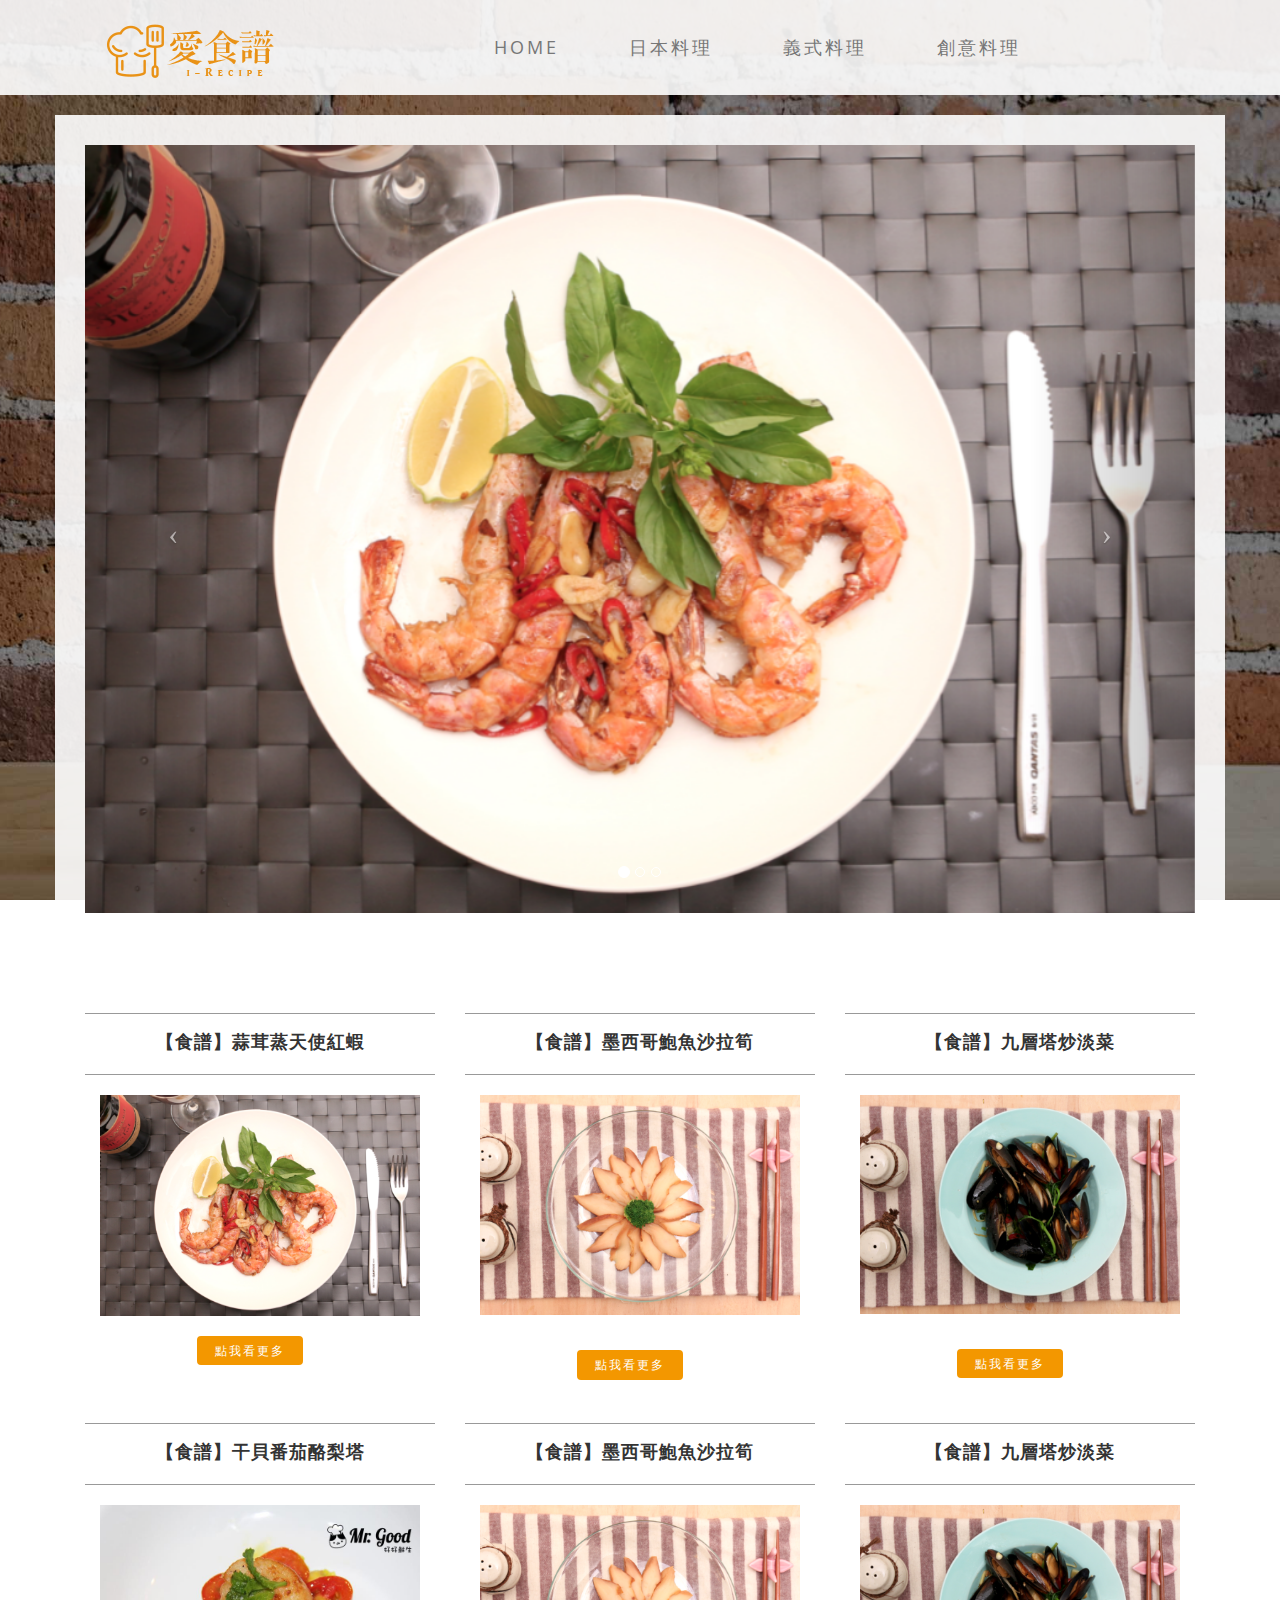
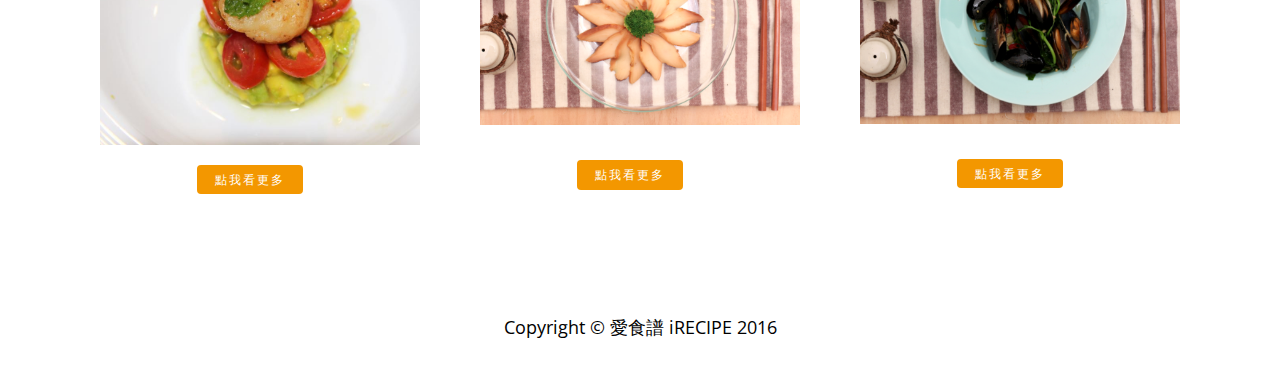
<file: index.html>
<!DOCTYPE html>
<html lang="en">
<head>
    <meta charset="utf-8">
    <meta http-equiv="X-UA-Compatible" content="IE=edge">
    <meta name="viewport" content="width=device-width, initial-scale=1">
    <meta name="description" content="">
    <meta name="author" content="">
    <title>愛食譜iRECIPE</title>
	
    <!-- favicon -->
    <link rel="shortcut icon" href="img/logoround.png">
    <!-- Bootstrap Core CSS -->
    <link href="css/bootstrap.min.css" rel="stylesheet">
    <!-- Custom CSS -->
    <link href="css/style.css" rel="stylesheet">
    <!-- Fonts -->
    <link href="http://fonts.googleapis.com/css?family=Open+Sans:300italic,400italic,600italic,700italic,800italic,400,300,600,700,800" rel="stylesheet" type="text/css">
    <link href="http://fonts.googleapis.com/css?family=Josefin+Slab:100,300,400,600,700,100italic,300italic,400italic,600italic,700italic" rel="stylesheet" type="text/css">
	
   
    <!-- HTML5 Shim and Respond.js IE8 support of HTML5 elements and media queries -->
    <!-- WARNING: Respond.js doesn't work if you view the page via file:// -->
    <!--[if lt IE 9]>
        <script src="https://oss.maxcdn.com/libs/html5shiv/3.7.0/html5shiv.js"></script>
        <script src="https://oss.maxcdn.com/libs/respond.js/1.4.2/respond.min.js"></script>
    <![endif]-->

</head>

<body>
    <!-- Navigation -->
    <nav class="navbar navbar-default" role="navigation">
        <div class="container">
           	<span class="pull-left"><a href="index.html"><img src="img/logo.png" alt="" style="margin-top:20px;"></a></span>
            <!-- Collect the nav links, forms, and other content for toggling -->
            <div class="collapse navbar-collapse" id="bs-example-navbar-collapse-1">
                <ul class="nav navbar-nav">
                    <li>
                        <a href="index.html">Home</a>
                    </li>
                    <li>
                        <a href="">日本料理</a>
                    </li>
                    <li>
                        <a href="">義式料理</a>
                    </li>
                    <li>
                        <a href="">創意料理</a>
                    </li>
                </ul>
            </div>
            <!-- /.navbar-collapse -->
        </div>
        <!-- /.container -->
    </nav>

    <div class="container">
        <div class="row">
            <div class="box">
                <div class="col-lg-12 text-center">
                    <div id="carousel-example-generic" class="carousel slide">
                    	
                        <!-- Indicators -->
                        <ol class="carousel-indicators hidden-xs">
                            <li data-target="#carousel-example-generic" data-slide-to="0" class="active"></li>
                            <li data-target="#carousel-example-generic" data-slide-to="1"></li>
                            <li data-target="#carousel-example-generic" data-slide-to="2"></li>
                        </ol>
                        <!-- Wrapper for slides -->
                        <div class="carousel-inner">
                            <div class="item active">
                                <img class="img-responsive img-full" src="img/slide-1.png" alt="">
                            </div>
                            <div class="item">
                                <img class="img-responsive img-full" src="img/slide-2.png" alt="">
                            </div>
                            <div class="item">
                                <img class="img-responsive img-full" src="img/slide-3.png" alt="">
                            </div>
                        </div>

                        <!-- Controls -->
                        <a class="left carousel-control" href="#carousel-example-generic" data-slide="prev">
                            <span class="icon-prev"></span>
                        </a>
                        <a class="right carousel-control" href="#carousel-example-generic" data-slide="next">
                            <span class="icon-next"></span>
                        </a>
                    </div>
                </div>
            </div>
        </div>

        <div class="row">
            <div class="box">
                <div class="col-md-4 blog-box">
                    <hr>
                    <h2 class="intro-text text-center"><strong>【食譜】蒜茸蒸天使紅蝦</strong>
                    </h2>
                    <hr>
                    <div class="col-md-12 text-center center-col">
                    	<img class="blog-img" src="img/slide-1.png" alt="">
                    </div>
                    
               		<div class="text-center">
               			<a class="btn readmore-button" href="blog-1.html">點我看更多</a>
               		</div>
                </div>
                <div class="col-md-4 blog-box">
                    <hr>
                    <h2 class="intro-text text-center"><strong>【食譜】墨西哥鮑魚沙拉筍</strong>
                    </h2>
                    <hr>
                    <div class="col-md-12 text-center center-col">
                    	<img class="blog-img" src="img/slide-2.png" alt="">
                    </div>
                    
               		<div class="text-center" style="margin-top:15px;">
               			<a class="btn readmore-button" href="blog-2.html">點我看更多</a>
               		</div>
                </div>
                <div class="col-md-4 blog-box">
                    <hr>
                    <h2 class="intro-text text-center"><strong>【食譜】九層塔炒淡菜</strong>
                    </h2>
                    <hr>
                    <div class="col-md-12 text-center center-col">
                    	<img class="blog-img" src="img/slide-3.png" alt="">
                    </div>
                    
               		<div class="text-center" style="margin-top:15px;">
               			<a class="btn readmore-button" href="blog-3.html">點我看更多</a>
               		</div>
                </div>
                <div class="col-md-4 blog-box">
                    <hr>
                    <h2 class="intro-text text-center"><strong>【食譜】干貝番茄酪梨塔</strong>
                    </h2>
                    <hr>
                    <div class="col-md-12 text-center center-col">
                    	<img class="blog-img" src="img/slide-4.jpg" alt="">
                    </div>
                    
               		<div class="text-center">
               			<a class="btn readmore-button" href="blog-4.html">點我看更多</a>
               		</div>
                </div>
                <div class="col-md-4 blog-box">
                    <hr>
                    <h2 class="intro-text text-center"><strong>【食譜】墨西哥鮑魚沙拉筍</strong>
                    </h2>
                    <hr>
                    <div class="col-md-12 text-center center-col">
                    	<img class="blog-img" src="img/slide-2.png" alt="">
                    </div>
                    
               		<div class="text-center" style="margin-top:15px;">
               			<a class="btn readmore-button" href="blog-2.html">點我看更多</a>
               		</div>
                </div>
                <div class="col-md-4 blog-box">
                    <hr>
                    <h2 class="intro-text text-center"><strong>【食譜】九層塔炒淡菜</strong>
                    </h2>
                    <hr>
                    <div class="col-md-12 text-center center-col">
                    	<img class="blog-img" src="img/slide-3.png" alt="">
                    </div>
                    
               		<div class="text-center" style="margin-top:15px;">
               			<a class="btn readmore-button" href="blog-3.html">點我看更多</a>
               		</div>
                </div>
            </div>
		</div>
    </div>
    <!-- /.container -->

    <footer>
        <div class="container">
            <div class="row">
                <div class="col-lg-12 text-center">
                    <p>Copyright &copy; 愛食譜 iRECIPE 2016</p>
                </div>
            </div>
        </div>
    </footer>

    <!-- jQuery -->
    <script src="js/jquery.js"></script>

    <!-- Bootstrap Core JavaScript -->
    <script src="js/bootstrap.min.js"></script>

    <!-- Script to Activate the Carousel -->
    <script>
    $('.carousel').carousel({
        interval: 5000 //changes the speed
    })
    </script>

</body>

</html>
</file>
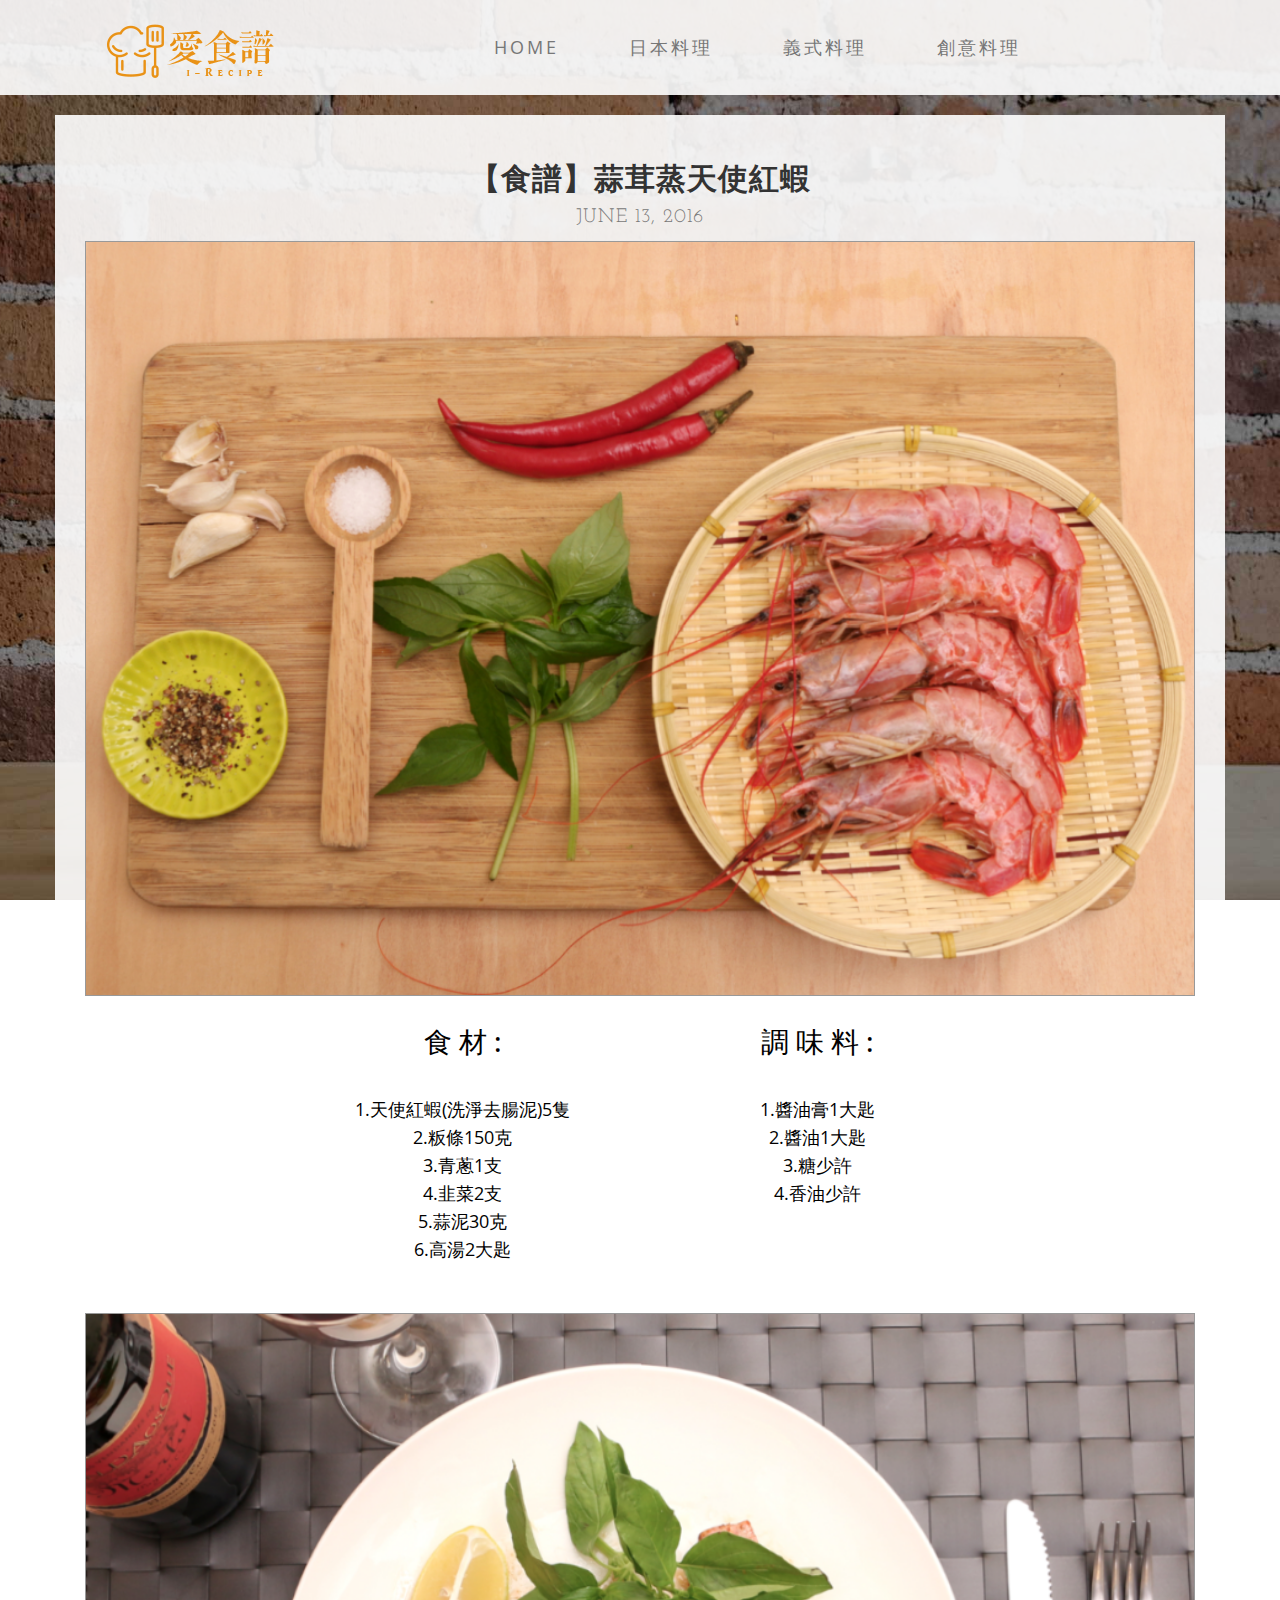
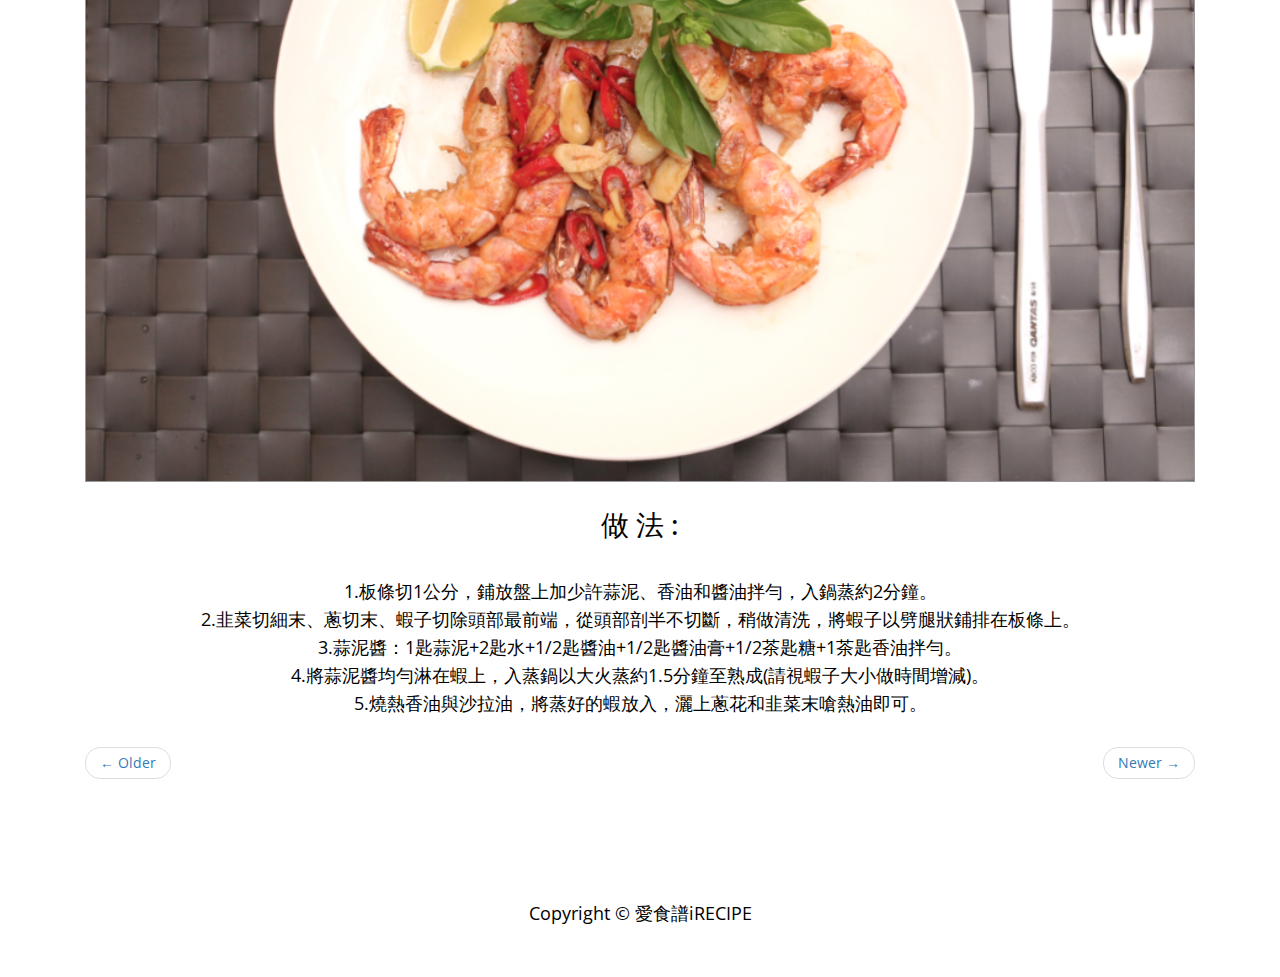
<file: blog-1.html>
<!DOCTYPE html>
<html lang="en">
<head>
    <meta charset="utf-8">
    <meta http-equiv="X-UA-Compatible" content="IE=edge">
    <meta name="viewport" content="width=device-width, initial-scale=1">
    <meta name="description" content="">
    <meta name="author" content="">
    <title>愛食譜iRECIPE</title>
	
    <!-- favicon -->
    <link rel="shortcut icon" href="img/logoround.png">
    <!-- Bootstrap Core CSS -->
    <link href="css/bootstrap.min.css" rel="stylesheet">
    <!-- Custom CSS -->
    <link href="css/style.css" rel="stylesheet">
    <!-- Fonts -->
    <link href="http://fonts.googleapis.com/css?family=Open+Sans:300italic,400italic,600italic,700italic,800italic,400,300,600,700,800" rel="stylesheet" type="text/css">
    <link href="http://fonts.googleapis.com/css?family=Josefin+Slab:100,300,400,600,700,100italic,300italic,400italic,600italic,700italic" rel="stylesheet" type="text/css">
	
   
    <!-- HTML5 Shim and Respond.js IE8 support of HTML5 elements and media queries -->
    <!-- WARNING: Respond.js doesn't work if you view the page via file:// -->
    <!--[if lt IE 9]>
        <script src="https://oss.maxcdn.com/libs/html5shiv/3.7.0/html5shiv.js"></script>
        <script src="https://oss.maxcdn.com/libs/respond.js/1.4.2/respond.min.js"></script>
    <![endif]-->

</head>

<body>
    <!-- Navigation -->
    <nav class="navbar navbar-default" role="navigation">
        <div class="container">
           	<span class="pull-left"><a href="index.html"><img src="img/logo.png" alt="" style="margin-top:20px;"></a></span>
            <!-- Collect the nav links, forms, and other content for toggling -->
            <div class="collapse navbar-collapse" id="bs-example-navbar-collapse-1">
                <ul class="nav navbar-nav">
                    <li>
                        <a href="index.html">Home</a>
                    </li>
                    <li>
                        <a href="">日本料理</a>
                    </li>
                    <li>
                        <a href="">義式料理</a>
                    </li>
                    <li>
                        <a href="">創意料理</a>
                    </li>
                </ul>
            </div>
            <!-- /.navbar-collapse -->
        </div>
        <!-- /.container -->
    </nav>
    <div class="container">
        <div class="row">
            <div class="box">
                <div class="col-md-12 text-center">
                    <h2>【食譜】蒜茸蒸天使紅蝦
                        <br>
                        <small>June 13, 2016</small>
                    </h2>
                    <img class="img-responsive img-border img-full" style="margin-bottom:20px;" src="img/slide-1-1.png" alt="">
                    <div class="col-md-8 center-col">
						<div class="col-md-6 text-center">
							<p class="blog-subtitle"> 食 材 : </p>
							<p><br>1.天使紅蝦(洗淨去腸泥)5隻 <Br>2.粄條150克 <br>3.青蔥1支 <br>4.韭菜2支 <br>5.蒜泥30克 <br>6.高湯2大匙</p><br><br>
						</div>
						<div class="col-md-6  text-center" >
							<p class="blog-subtitle"> 調 味 料 : </p>
							<p><br>1.醬油膏1大匙 <Br>2.醬油1大匙 <br>3.糖少許 <br>4.香油少許</p>
						</div>
                    </div>
					<img class="img-responsive img-border img-full" style="margin-bottom:20px;" src="img/slide-1.png" alt="">
					<div class="col-md-12 center-col text-center" style="clear:both;"> 
                   		<p class="blog-subtitle"> 做 法 : </p>
                    	<p><br>1.板條切1公分，鋪放盤上加少許蒜泥、香油和醬油拌勻，入鍋蒸約2分鐘。<br>2.韭菜切細末、蔥切末、蝦子切除頭部最前端，從頭部剖半不切斷，稍做清洗，將蝦子以劈腿狀鋪排在板條上。<br>3.蒜泥醬：1匙蒜泥+2匙水+1/2匙醬油+1/2匙醬油膏+1/2茶匙糖+1茶匙香油拌勻。<br>4.將蒜泥醬均勻淋在蝦上，入蒸鍋以大火蒸約1.5分鐘至熟成(請視蝦子大小做時間增減)。<br>5.燒熱香油與沙拉油，將蒸好的蝦放入，灑上蔥花和韭菜末嗆熱油即可。</p>
                    </div>
				</div>
                <div class="col-lg-12 text-center">
                    <ul class="pager">
                        <li class="previous"><a href="#">&larr; Older</a>
                        </li>
                        <li class="next"><a href="#">Newer &rarr;</a>
                        </li>
                    </ul>
                </div>
            </div>
        </div>

    </div>
    <!-- /.container -->

    <footer>
        <div class="container">
            <div class="row">
                <div class="col-lg-12 text-center">
                    <p>Copyright &copy; 愛食譜iRECIPE</p>
                </div>
            </div>
        </div>
    </footer>

    <!-- jQuery -->
    <script src="js/jquery.js"></script>

    <!-- Bootstrap Core JavaScript -->
    <script src="js/bootstrap.min.js"></script>

</body>

</html>
</file>
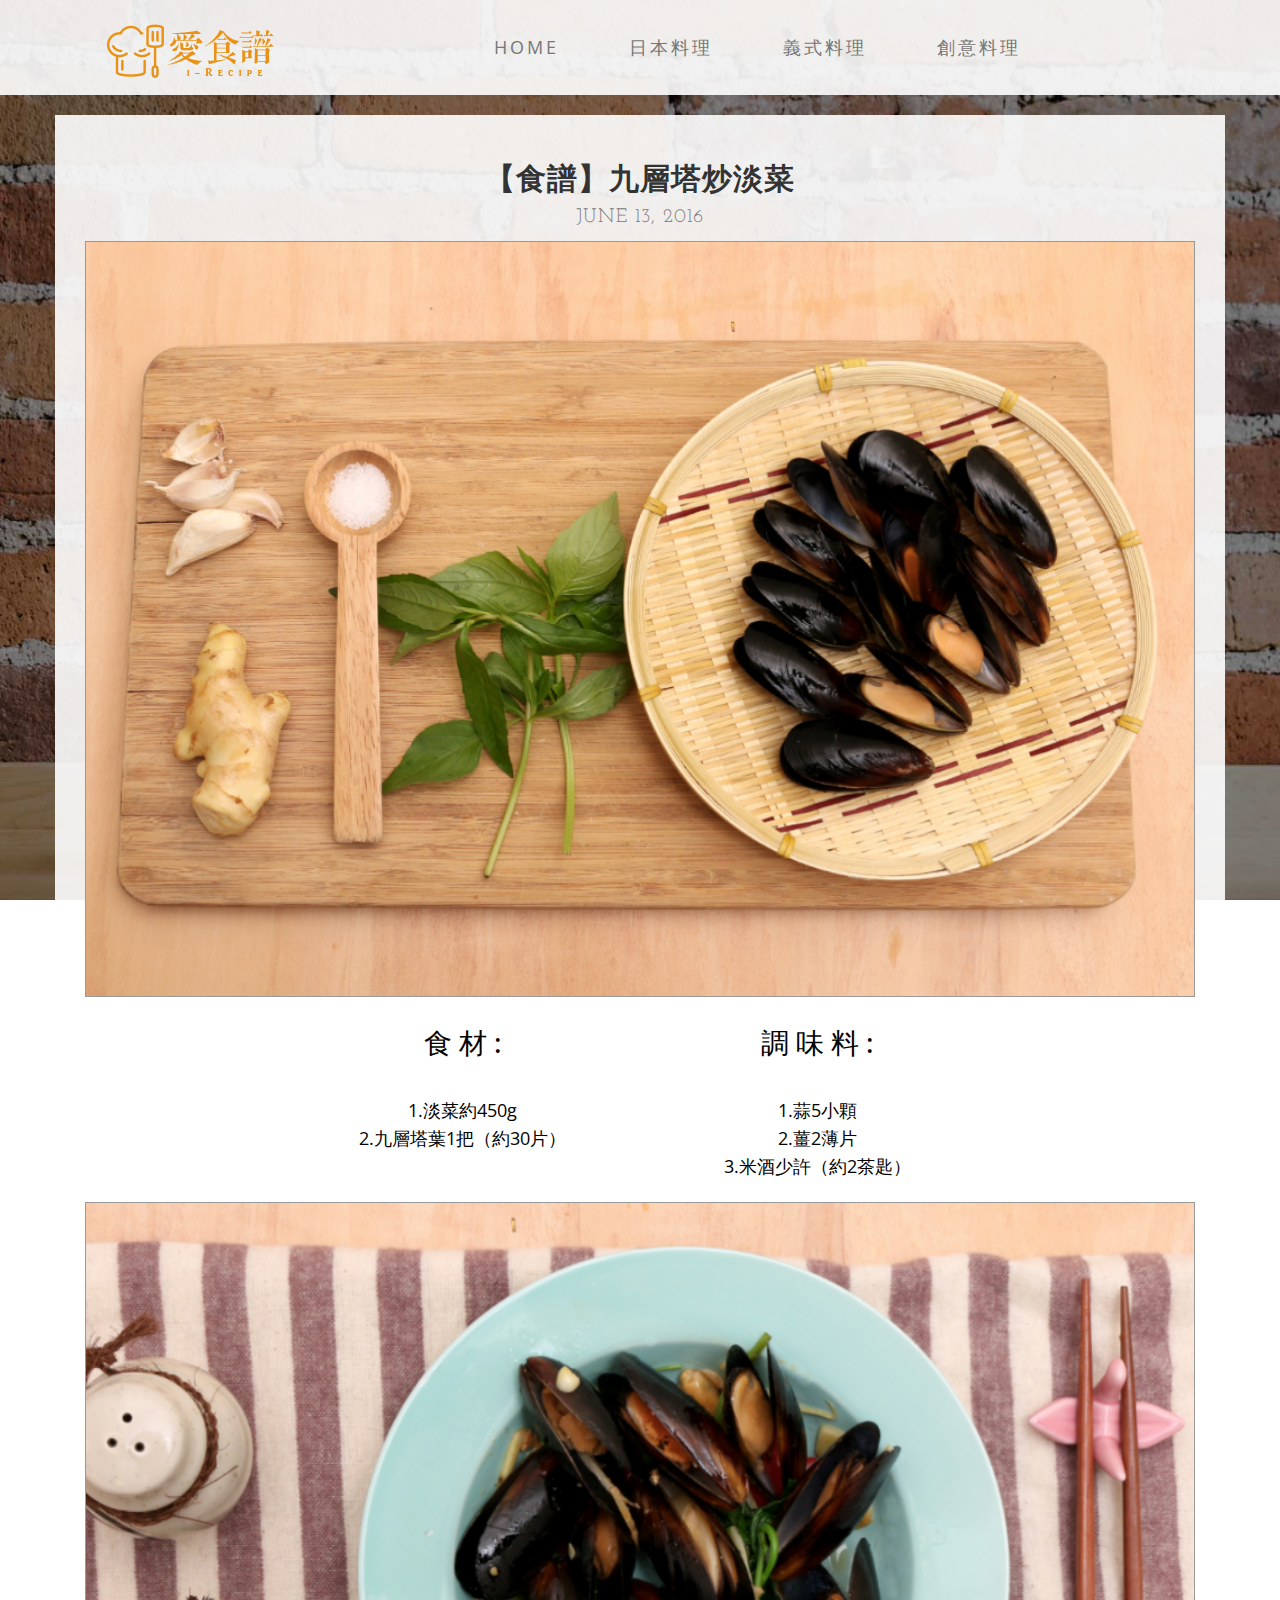
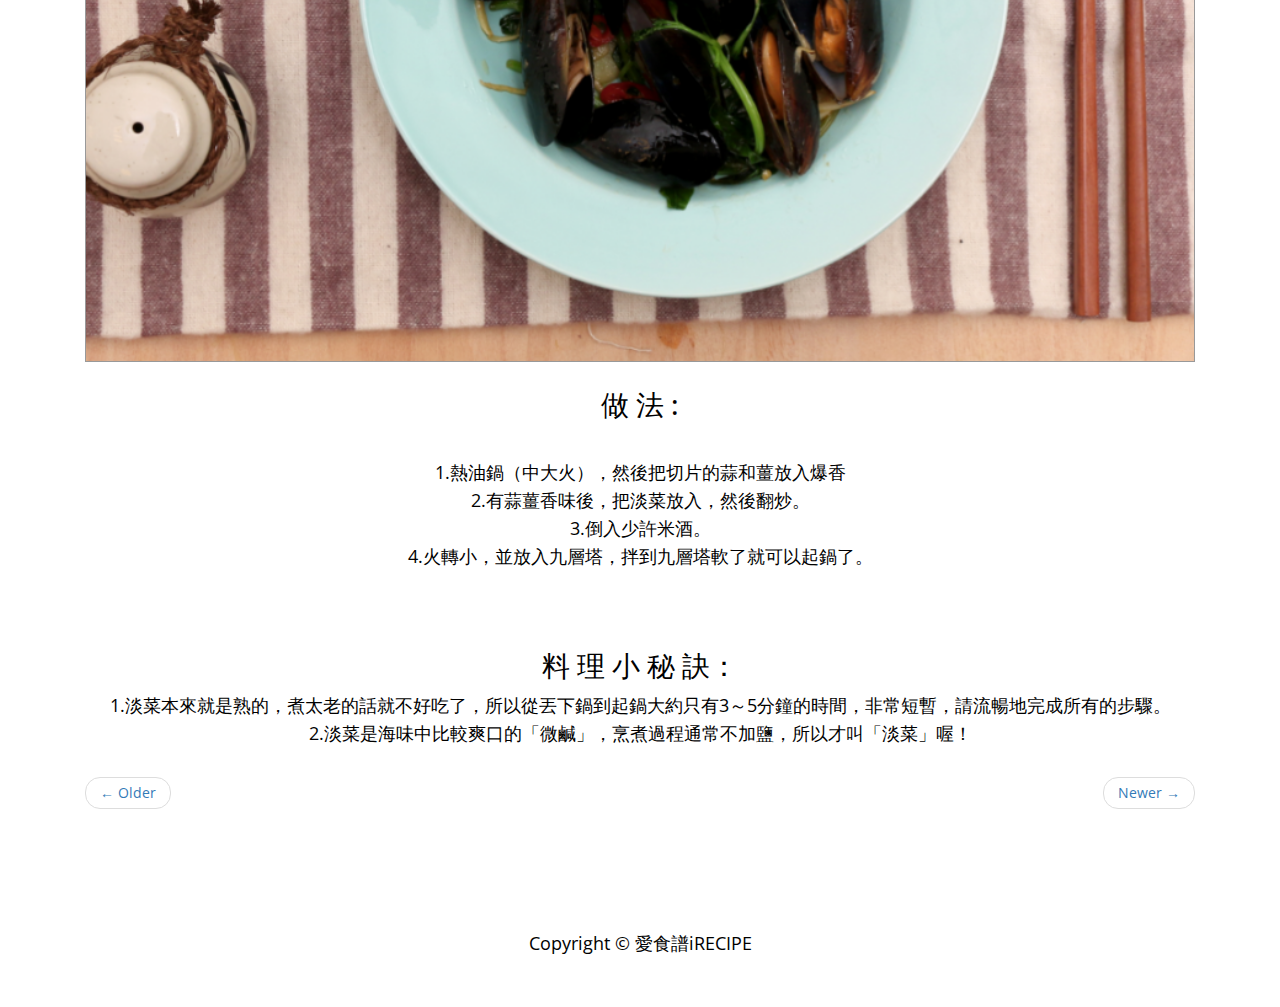
<file: blog-10.html>
<!DOCTYPE html>
<html lang="en">
<head>
    <meta charset="utf-8">
    <meta http-equiv="X-UA-Compatible" content="IE=edge">
    <meta name="viewport" content="width=device-width, initial-scale=1">
    <meta name="description" content="">
    <meta name="author" content="">
    <title>愛食譜iRECIPE</title>
	
    <!-- favicon -->
    <link rel="shortcut icon" href="img/logoround.png">
    <!-- Bootstrap Core CSS -->
    <link href="css/bootstrap.min.css" rel="stylesheet">
    <!-- Custom CSS -->
    <link href="css/style.css" rel="stylesheet">
    <!-- Fonts -->
    <link href="http://fonts.googleapis.com/css?family=Open+Sans:300italic,400italic,600italic,700italic,800italic,400,300,600,700,800" rel="stylesheet" type="text/css">
    <link href="http://fonts.googleapis.com/css?family=Josefin+Slab:100,300,400,600,700,100italic,300italic,400italic,600italic,700italic" rel="stylesheet" type="text/css">
	
   
    <!-- HTML5 Shim and Respond.js IE8 support of HTML5 elements and media queries -->
    <!-- WARNING: Respond.js doesn't work if you view the page via file:// -->
    <!--[if lt IE 9]>
        <script src="https://oss.maxcdn.com/libs/html5shiv/3.7.0/html5shiv.js"></script>
        <script src="https://oss.maxcdn.com/libs/respond.js/1.4.2/respond.min.js"></script>
    <![endif]-->

</head>

<body>
    <!-- Navigation -->
    <nav class="navbar navbar-default" role="navigation">
        <div class="container">
           	<span class="pull-left"><a href="index.html"><img src="img/logo.png" alt="" style="margin-top:20px;"></a></span>
            <!-- Collect the nav links, forms, and other content for toggling -->
            <div class="collapse navbar-collapse" id="bs-example-navbar-collapse-1">
                <ul class="nav navbar-nav">
                    <li>
                        <a href="index.html">Home</a>
                    </li>
                    <li>
                        <a href="">日本料理</a>
                    </li>
                    <li>
                        <a href="">義式料理</a>
                    </li>
                    <li>
                        <a href="">創意料理</a>
                    </li>
                </ul>
            </div>
            <!-- /.navbar-collapse -->
        </div>
        <!-- /.container -->
    </nav>
    <div class="container">
        <div class="row">
            <div class="box">
                <div class="col-md-12 text-center">
                    <h2>【食譜】九層塔炒淡菜
                        <br>
                        <small>June 13, 2016</small>
                    </h2>
                    <img class="img-responsive img-border img-full" style="margin-bottom:20px;" src="img/slide-3-1.png" alt="">
                    <div class="col-md-8 center-col">
						<div class="col-md-6 text-center">
							<p class="blog-subtitle"> 食 材 : </p>
							<p><br>1.淡菜約450g <Br>2.九層塔葉1把（約30片）</p><br><br>
						</div>
						<div class="col-md-6  text-center" >
							<p class="blog-subtitle"> 調 味 料 : </p>
							<p><br>1.蒜5小顆 <Br>2.薑2薄片 <br>3.米酒少許（約2茶匙）</p>
						</div>
                    </div>
					<img class="img-responsive img-border img-full" style="margin-bottom:20px;" src="img/slide-3.png" alt="">
					<div class="col-md-12 center-col text-center" style="clear:both;"> 
                   		<p class="blog-subtitle"> 做 法 : </p>
                    	<p><br>1.熱油鍋（中大火），然後把切片的蒜和薑放入爆香<br>2.有蒜薑香味後，把淡菜放入，然後翻炒。<br>3.倒入少許米酒。<br>4.火轉小，並放入九層塔，拌到九層塔軟了就可以起鍋了。</p>
                    	<br><br><br>
                    	<p class="blog-subtitle"> 料 理 小 秘 訣： </p>
                    	<p>1.淡菜本來就是熟的，煮太老的話就不好吃了，所以從丟下鍋到起鍋大約只有3～5分鐘的時間，非常短暫，請流暢地完成所有的步驟。<br>2.淡菜是海味中比較爽口的「微鹹」，烹煮過程通常不加鹽，所以才叫「淡菜」喔！</p>
                    </div>
				</div>
                <div class="col-lg-12 text-center">
                    <ul class="pager">
                        <li class="previous"><a href="#">&larr; Older</a>
                        </li>
                        <li class="next"><a href="#">Newer &rarr;</a>
                        </li>
                    </ul>
                </div>
            </div>
        </div>

    </div>
    <!-- /.container -->

    <footer>
        <div class="container">
            <div class="row">
                <div class="col-lg-12 text-center">
                    <p>Copyright &copy; 愛食譜iRECIPE</p>
                </div>
            </div>
        </div>
    </footer>

    <!-- jQuery -->
    <script src="js/jquery.js"></script>

    <!-- Bootstrap Core JavaScript -->
    <script src="js/bootstrap.min.js"></script>

</body>

</html>
</file>
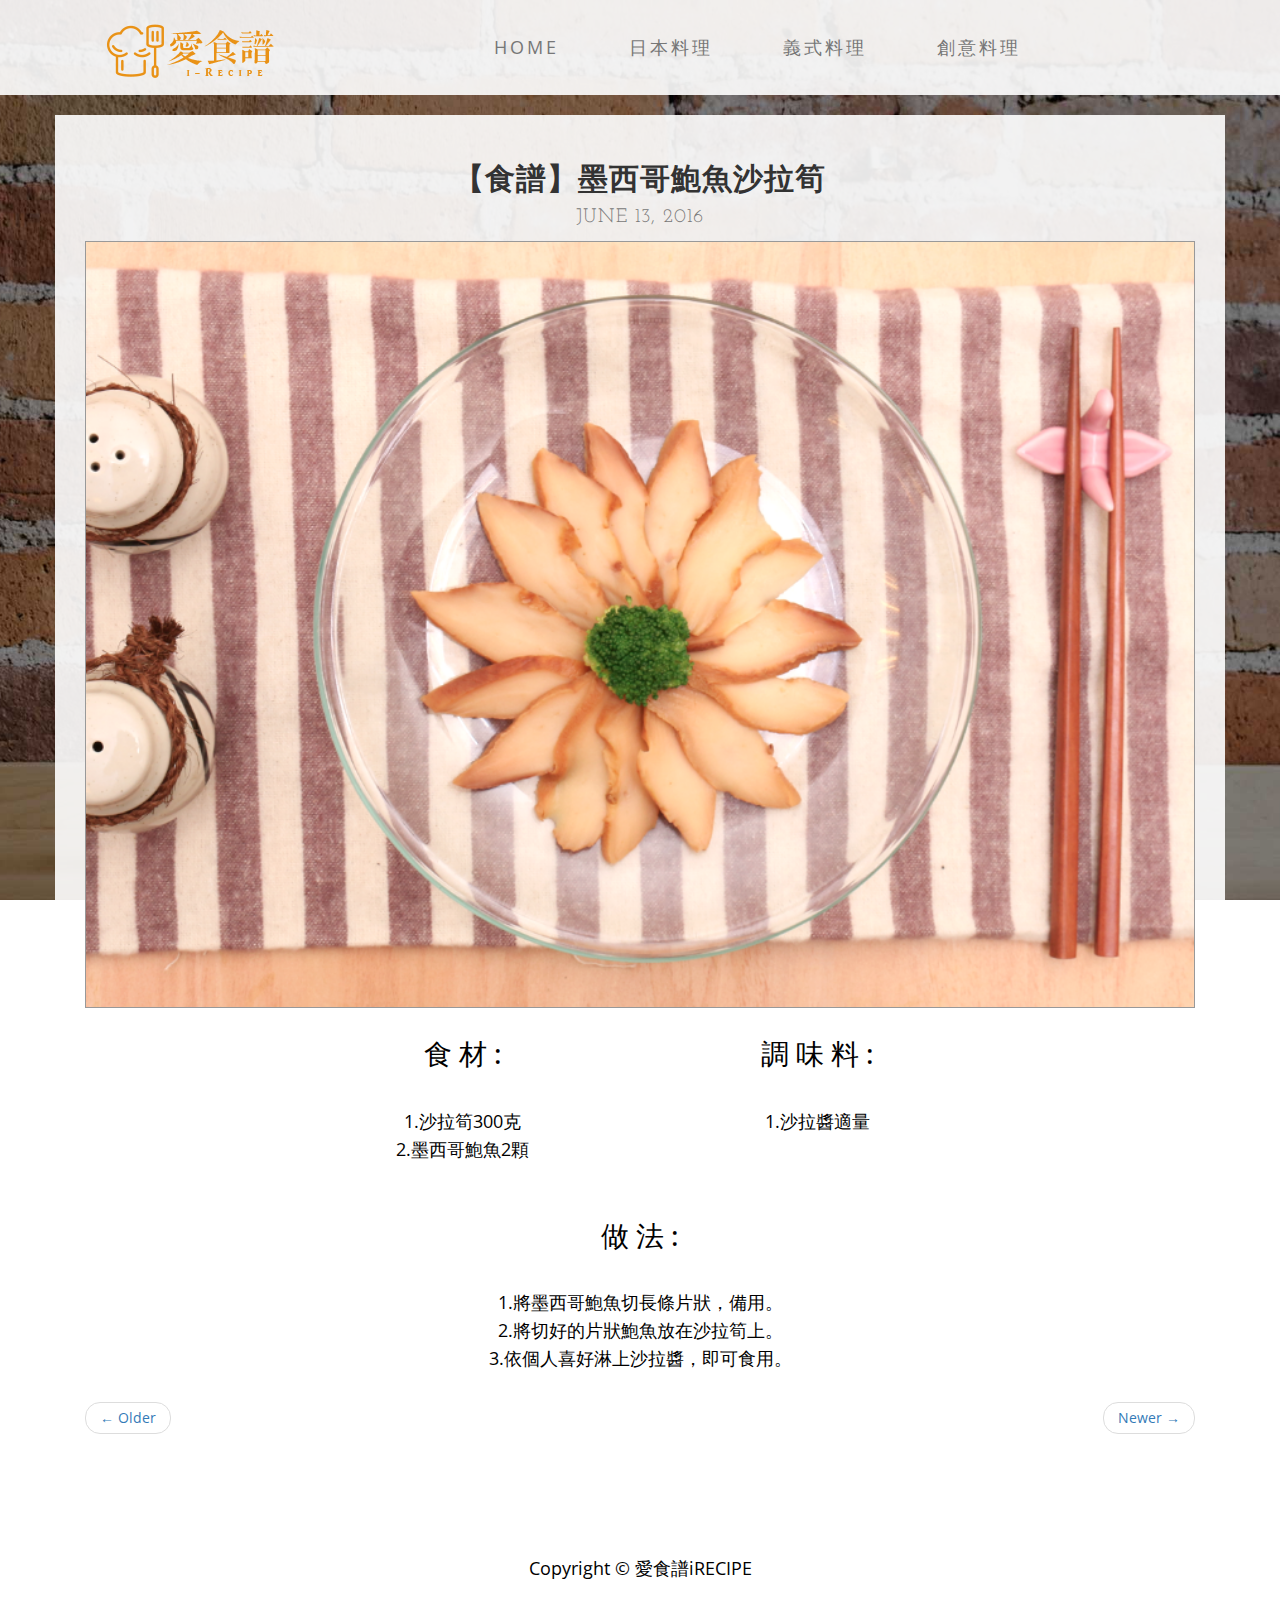
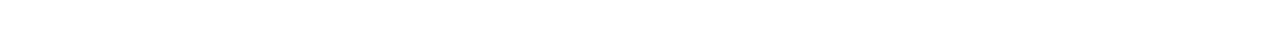
<file: blog-2.html>
<!DOCTYPE html>
<html lang="en">
<head>
    <meta charset="utf-8">
    <meta http-equiv="X-UA-Compatible" content="IE=edge">
    <meta name="viewport" content="width=device-width, initial-scale=1">
    <meta name="description" content="">
    <meta name="author" content="">
    <title>愛食譜iRECIPE</title>
	
    <!-- favicon -->
    <link rel="shortcut icon" href="img/logoround.png">
    <!-- Bootstrap Core CSS -->
    <link href="css/bootstrap.min.css" rel="stylesheet">
    <!-- Custom CSS -->
    <link href="css/style.css" rel="stylesheet">
    <!-- Fonts -->
    <link href="http://fonts.googleapis.com/css?family=Open+Sans:300italic,400italic,600italic,700italic,800italic,400,300,600,700,800" rel="stylesheet" type="text/css">
    <link href="http://fonts.googleapis.com/css?family=Josefin+Slab:100,300,400,600,700,100italic,300italic,400italic,600italic,700italic" rel="stylesheet" type="text/css">
	
   
    <!-- HTML5 Shim and Respond.js IE8 support of HTML5 elements and media queries -->
    <!-- WARNING: Respond.js doesn't work if you view the page via file:// -->
    <!--[if lt IE 9]>
        <script src="https://oss.maxcdn.com/libs/html5shiv/3.7.0/html5shiv.js"></script>
        <script src="https://oss.maxcdn.com/libs/respond.js/1.4.2/respond.min.js"></script>
    <![endif]-->

</head>

<body>
    <!-- Navigation -->
    <nav class="navbar navbar-default" role="navigation">
        <div class="container">
           	<span class="pull-left"><a href="index.html"><img src="img/logo.png" alt="" style="margin-top:20px;"></a></span>
            <!-- Collect the nav links, forms, and other content for toggling -->
            <div class="collapse navbar-collapse" id="bs-example-navbar-collapse-1">
                <ul class="nav navbar-nav">
                    <li>
                        <a href="index.html">Home</a>
                    </li>
                    <li>
                        <a href="about.html">日本料理</a>
                    </li>
                    <li>
                        <a href="blog.html">義式料理</a>
                    </li>
                    <li>
                        <a href="contact.html">創意料理</a>
                    </li>
                </ul>
            </div>
            <!-- /.navbar-collapse -->
        </div>
        <!-- /.container -->
    </nav>
    <div class="container">
        <div class="row">
            <div class="box">
                <div class="col-md-12 text-center">
                    <h2>【食譜】墨西哥鮑魚沙拉筍
                        <br>
                        <small>June 13, 2016</small>
                    </h2>
                    <img class="img-responsive img-border img-full" style="margin-bottom:20px;" src="img/slide-2.png" alt="">
                    <div class="col-md-8 center-col">
						<div class="col-md-6 text-center">
							<p class="blog-subtitle"> 食 材 : </p>
							<p><br>1.沙拉筍300克<br>2.墨西哥鮑魚2顆</p><br><br>
						</div>
						<div class="col-md-6  text-center" >
							<p class="blog-subtitle"> 調 味 料 : </p>
							<p><br>1.沙拉醬適量</p>
						</div>
                    </div>
					
					<div class="col-md-12 center-col text-center" style="clear:both;"> 
                   		<p class="blog-subtitle"> 做 法 : </p>
                    	<p><br>1.將墨西哥鮑魚切長條片狀，備用。<br>2.將切好的片狀鮑魚放在沙拉筍上。<br>3.依個人喜好淋上沙拉醬，即可食用。</p>
                    </div>
				</div>
                <div class="col-lg-12 text-center">
                    <ul class="pager">
                        <li class="previous"><a href="#">&larr; Older</a>
                        </li>
                        <li class="next"><a href="#">Newer &rarr;</a>
                        </li>
                    </ul>
                </div>
            </div>
        </div>

    </div>
    <!-- /.container -->

    <footer>
        <div class="container">
            <div class="row">
                <div class="col-lg-12 text-center">
                    <p>Copyright &copy; 愛食譜iRECIPE</p>
                </div>
            </div>
        </div>
    </footer>

    <!-- jQuery -->
    <script src="js/jquery.js"></script>

    <!-- Bootstrap Core JavaScript -->
    <script src="js/bootstrap.min.js"></script>

</body>

</html>
</file>
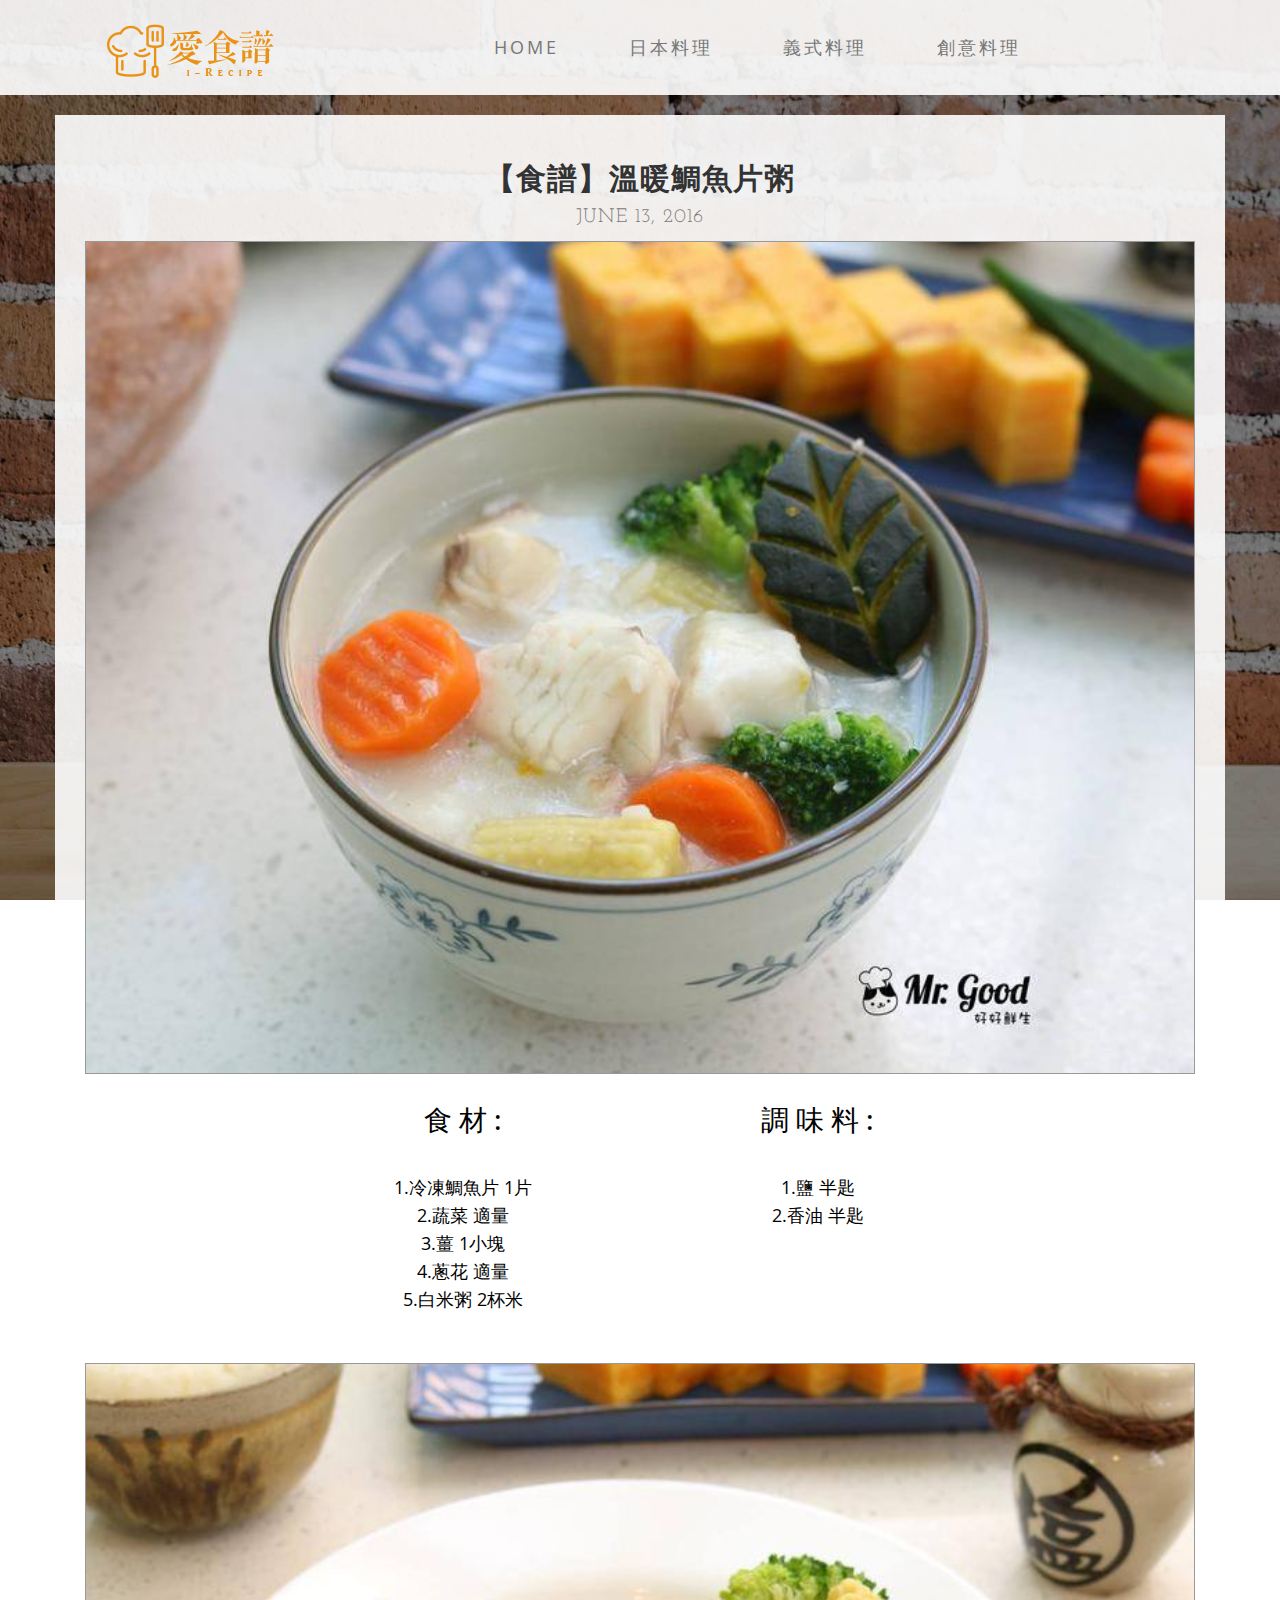
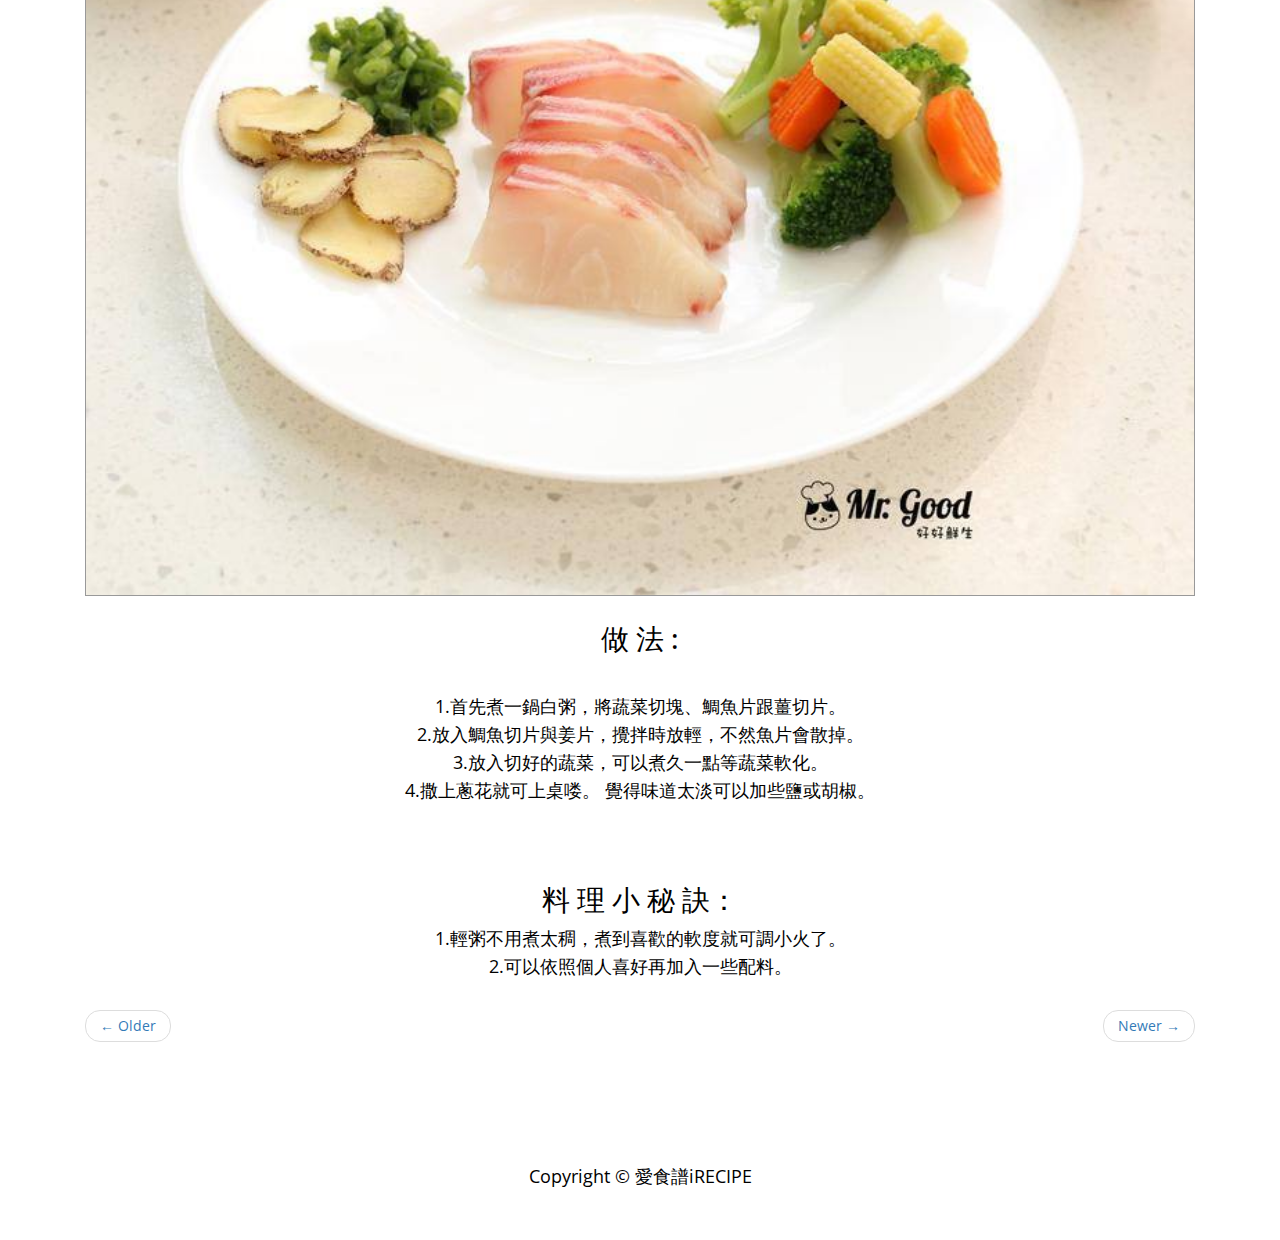
<file: blog-5.html>
<!DOCTYPE html>
<html lang="en">
<head>
    <meta charset="utf-8">
    <meta http-equiv="X-UA-Compatible" content="IE=edge">
    <meta name="viewport" content="width=device-width, initial-scale=1">
    <meta name="description" content="">
    <meta name="author" content="">
    <title>愛食譜iRECIPE</title>
	
    <!-- favicon -->
    <link rel="shortcut icon" href="img/logoround.png">
    <!-- Bootstrap Core CSS -->
    <link href="css/bootstrap.min.css" rel="stylesheet">
    <!-- Custom CSS -->
    <link href="css/style.css" rel="stylesheet">
    <!-- Fonts -->
    <link href="http://fonts.googleapis.com/css?family=Open+Sans:300italic,400italic,600italic,700italic,800italic,400,300,600,700,800" rel="stylesheet" type="text/css">
    <link href="http://fonts.googleapis.com/css?family=Josefin+Slab:100,300,400,600,700,100italic,300italic,400italic,600italic,700italic" rel="stylesheet" type="text/css">
	
   
    <!-- HTML5 Shim and Respond.js IE8 support of HTML5 elements and media queries -->
    <!-- WARNING: Respond.js doesn't work if you view the page via file:// -->
    <!--[if lt IE 9]>
        <script src="https://oss.maxcdn.com/libs/html5shiv/3.7.0/html5shiv.js"></script>
        <script src="https://oss.maxcdn.com/libs/respond.js/1.4.2/respond.min.js"></script>
    <![endif]-->

</head>

<body>
    <!-- Navigation -->
    <nav class="navbar navbar-default" role="navigation">
        <div class="container">
           	<span class="pull-left"><a href="index.html"><img src="img/logo.png" alt="" style="margin-top:20px;"></a></span>
            <!-- Collect the nav links, forms, and other content for toggling -->
            <div class="collapse navbar-collapse" id="bs-example-navbar-collapse-1">
                <ul class="nav navbar-nav">
                    <li>
                        <a href="index.html">Home</a>
                    </li>
                    <li>
                        <a href="">日本料理</a>
                    </li>
                    <li>
                        <a href="">義式料理</a>
                    </li>
                    <li>
                        <a href="">創意料理</a>
                    </li>
                </ul>
            </div>
            <!-- /.navbar-collapse -->
        </div>
        <!-- /.container -->
    </nav>
    <div class="container">
        <div class="row">
            <div class="box">
                <div class="col-md-12 text-center">
                    <h2>【食譜】溫暖鯛魚片粥
                        <br>
                        <small>June 13, 2016</small>
                    </h2>
                    <img class="img-responsive img-border img-full" style="margin-bottom:20px;" src="img/slide-12-1.png" alt="">
                    <div class="col-md-8 center-col">
						<div class="col-md-6 text-center">
							<p class="blog-subtitle"> 食 材 : </p>
							<p><br>1.冷凍鯛魚片 1片<Br>2.蔬菜 適量<br>3.薑 1小塊<br>4.蔥花 適量<br>5.白米粥 2杯米</p><br><br>
						</div>
						<div class="col-md-6  text-center" >
							<p class="blog-subtitle"> 調 味 料 : </p>
							<p><br>1.鹽 半匙<Br>2.香油 半匙</p>
						</div>
                    </div>
					<img class="img-responsive img-border img-full" style="margin-bottom:20px;" src="img/slide-12.jpg" alt="">
					<div class="col-md-12 center-col text-center" style="clear:both;"> 
                   		<p class="blog-subtitle"> 做 法 : </p>
                    	<p><br>1.首先煮一鍋白粥，將蔬菜切塊、鯛魚片跟薑切片。<br>2.放入鯛魚切片與姜片，攪拌時放輕，不然魚片會散掉。<br>3.放入切好的蔬菜，可以煮久一點等蔬菜軟化。<br>4.撒上蔥花就可上桌喽。 覺得味道太淡可以加些鹽或胡椒。</p>
                    	<br><br><br>
                    	<p class="blog-subtitle"> 料 理 小 秘 訣： </p>
                    	<p>1.輕粥不用煮太稠，煮到喜歡的軟度就可調小火了。<br>2.可以依照個人喜好再加入一些配料。</p>
                    </div>
				</div>
                <div class="col-lg-12 text-center">
                    <ul class="pager">
                        <li class="previous"><a href="#">&larr; Older</a>
                        </li>
                        <li class="next"><a href="#">Newer &rarr;</a>
                        </li>
                    </ul>
                </div>
            </div>
        </div>

    </div>
    <!-- /.container -->

    <footer>
        <div class="container">
            <div class="row">
                <div class="col-lg-12 text-center">
                    <p>Copyright &copy; 愛食譜iRECIPE</p>
                </div>
            </div>
        </div>
    </footer>

    <!-- jQuery -->
    <script src="js/jquery.js"></script>

    <!-- Bootstrap Core JavaScript -->
    <script src="js/bootstrap.min.js"></script>

</body>

</html>
</file>
<file: css/style.css>
/*!
 * Start Bootstrap - Business Casual Bootstrap Theme (http://startbootstrap.com)
 * Code licensed under the Apache License v2.0.
 * For details, see http://www.apache.org/licenses/LICENSE-2.0.
 */

body {
    font-family: "Open Sans",'Noto Sans Kannada',"微軟正黑體","Microsoft JhengHei","Helvetica Neue",Helvetica,Arial,sans-serif;
    background: url('../img/bg.jpg') no-repeat center center fixed;
    -webkit-background-size: cover;
    -moz-background-size: cover;
    background-size: cover;
    -o-background-size: cover;
}

h1,
h2,
h3,
h4,
h5,
h6 {
    text-transform: uppercase;
    font-family: "Josefin Slab","Helvetica Neue",Helvetica,Arial,sans-serif;
    font-weight: 700;
    letter-spacing: 1px;
}

p {
    font-size: 1.25em;
    line-height: 1.6;
    color: #000;
}

hr {
    max-width: 400px;
    border-color: #999999;
}

.brand,
.address-bar {
    display: none;
}

.navbar-brand {
    text-transform: uppercase;
    font-weight: 900;
    letter-spacing: 2px;
}

.navbar-nav {
    text-transform: uppercase;
    font-weight: 400;
    letter-spacing: 3px;
}

.img-full {
    min-width: 100%;
}

.brand-before,
.brand-name {
    text-transform: capitalize;
}

.brand-before {
    margin: 15px 0;
}

.brand-name {
    margin: 0;
    font-size: 4em;
}

.tagline-divider {
    margin: 15px auto 3px;
    max-width: 250px;
    border-color: #999999;
}

.box {
    margin-bottom: 20px;
    padding: 30px 15px;
    background: #fff;
    background: rgba(255,255,255,0.9);
}

.intro-text {
    text-transform: uppercase;
    font-size: 1.25em;
    font-weight: 400;
    letter-spacing: 1px;
}

.img-border {
    float: none;
    margin: 0 auto 0;
    border: #999999 solid 1px;
}

.img-left {
    float: none;
    margin: 0 auto 0;
}

footer {
    background: #fff;
    background: rgba(255,255,255,0.9);
}

footer p {
    margin: 0;
    padding: 50px 0;
}

@media screen and (min-width:768px) {
    .brand {
        display: inherit;
        margin: 0;
        padding: 30px 0 10px;
        text-align: center;
        text-shadow: 1px 1px 2px rgba(0,0,0,0.5);
        font-family: "Josefin Slab","Helvetica Neue",Helvetica,Arial,sans-serif;
        font-size: 5em;
        font-weight: 700;
        line-height: normal;
        color: #fff;
    }

    .top-divider {
        margin-top: 0;
    }

    .img-left {
        float: left;
        margin-right: 25px;
    }

    .address-bar {
        display: inherit;
        margin: 0;
        padding: 0 0 40px;
        text-align: center;
        text-shadow: 1px 1px 2px rgba(0,0,0,0.5);
        text-transform: uppercase;
        font-size: 1.25em;
        font-weight: 400;
        letter-spacing: 3px;
        color: #fff;
    }

    .navbar {
        border-radius: 0;
    }

    .navbar-header {
        display: none;
    }

    .navbar {
        min-height: 0;
    }

    .navbar-default {
        border: none;
        background: #fff;
        background: rgba(255,255,255,0.9);
    }

    .nav>li>a {
        padding: 35px;
    }

    .navbar-nav>li>a {
        line-height: normal;
    }

    .navbar-nav {
        display: table;
        float: none;
        margin: 0 auto;
        table-layout: fixed;
        font-size: 1.25em;
    }
}

@media screen and (min-width:1200px) {
    .box:after {
        content: '';
        display: table;
        clear: both;
    }
}

.blog-img { width:320px;
			height:auto;
			margin-bottom:10px;

}

/* buttons */
.btn {display: inline-block;  margin-right: 20px; letter-spacing: 2px; border:1px solid transparent }
.btn-round { border-radius:4px !important}
.btn i { margin-right:5px}
.btn.btn-large i { font-size: 24px;}

.button { margin-top:0; margin-bottom: 0}
.btn.btn-large { font-size: 18px; padding: 18px 35px;}
.btn.btn-medium { font-size: 14px; padding: 10px 22px;}
.btn.btn-small { font-size: 11px; padding: 2px 14px; letter-spacing:1px}
.btn.btn-very-small {font-size: 9px; padding: 1px 12px; letter-spacing:1px}

.readmore-button { border:2px solid #f39700; display: inline-block; padding: 4px 16px 4px; font-size: 12px; color:#fff; background-color: #f39700; margin-top:10px;   }
.readmore-button:hover { background-color: transparent; border: 2px solid #f39700; color:#f39700;margin-top:10px}

.blog-box { height:410px; overflow:hidden;}

.center-col {
    float: none !important;
    margin-left: auto !important;
	margin-right: auto !important;}

.blog-subtitle { font-size:28px;
				 font-weight:500;
				 margin:3px;
}
</file>
